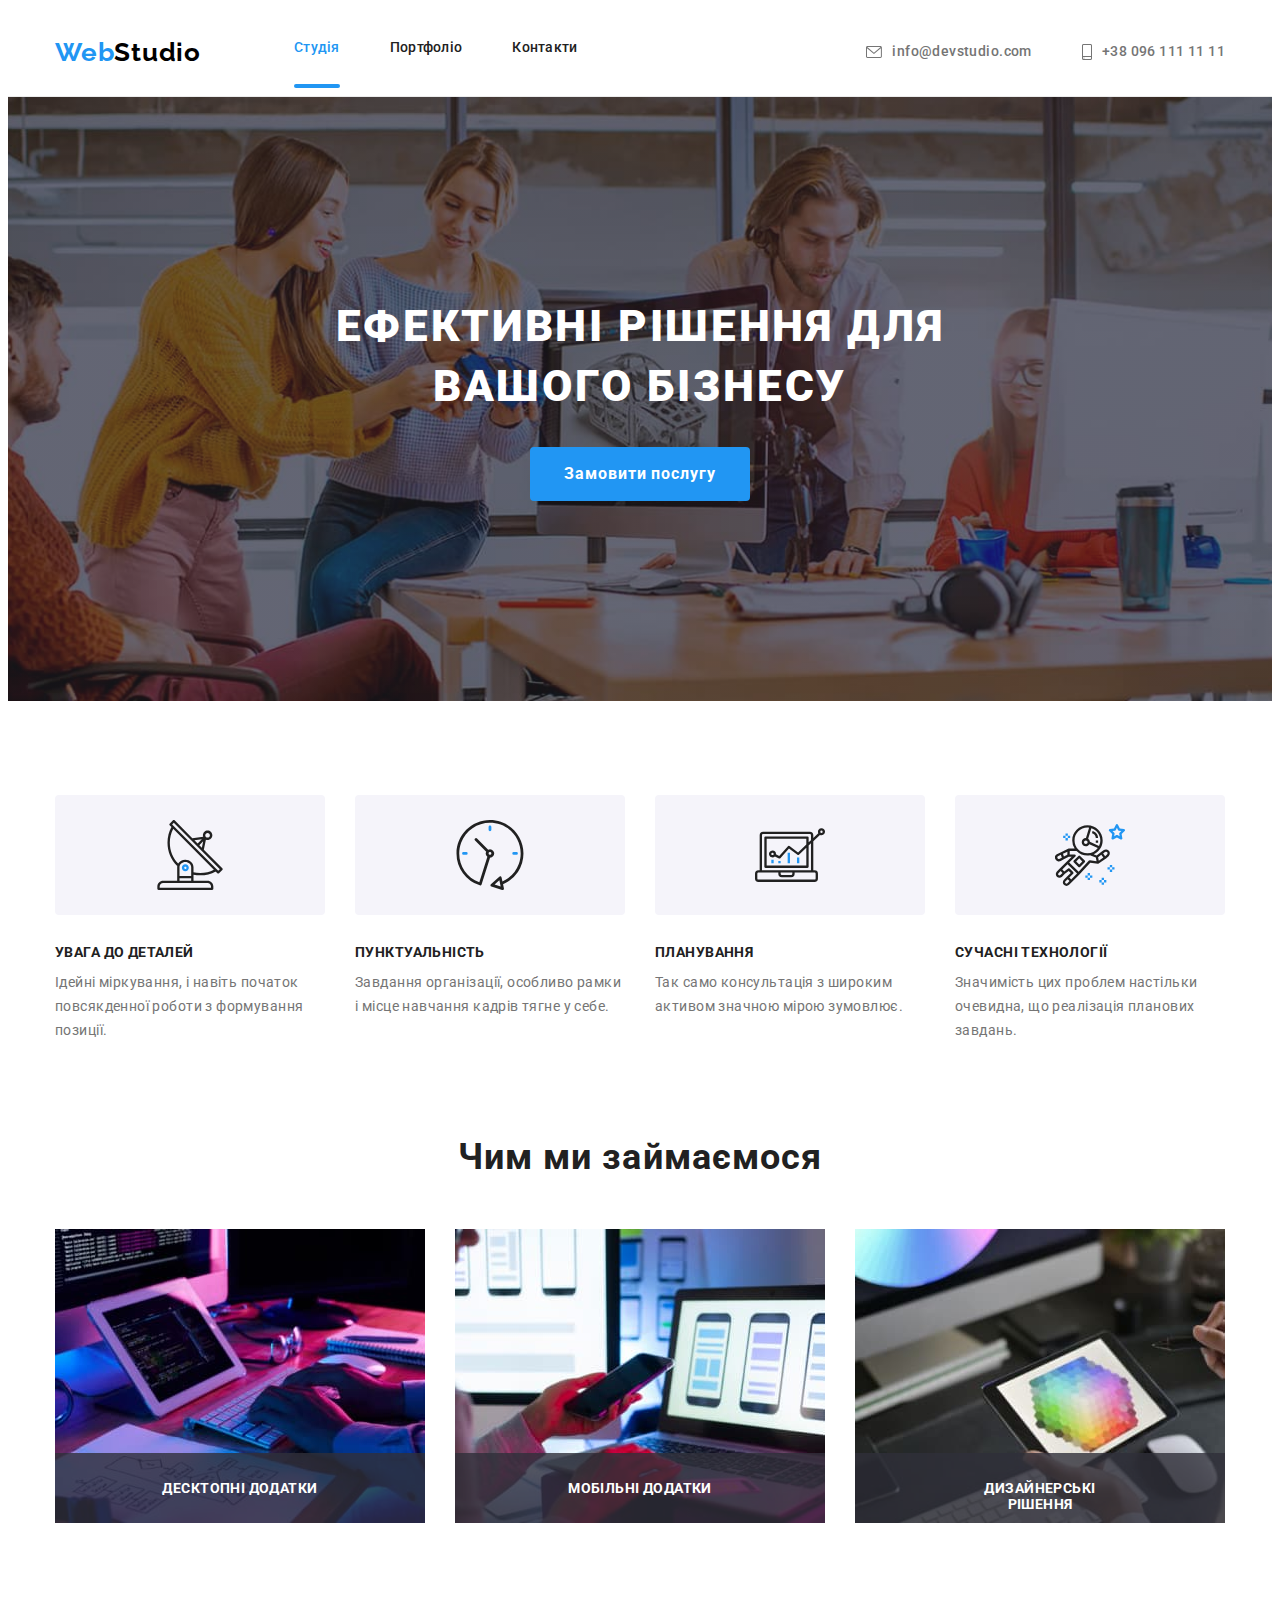
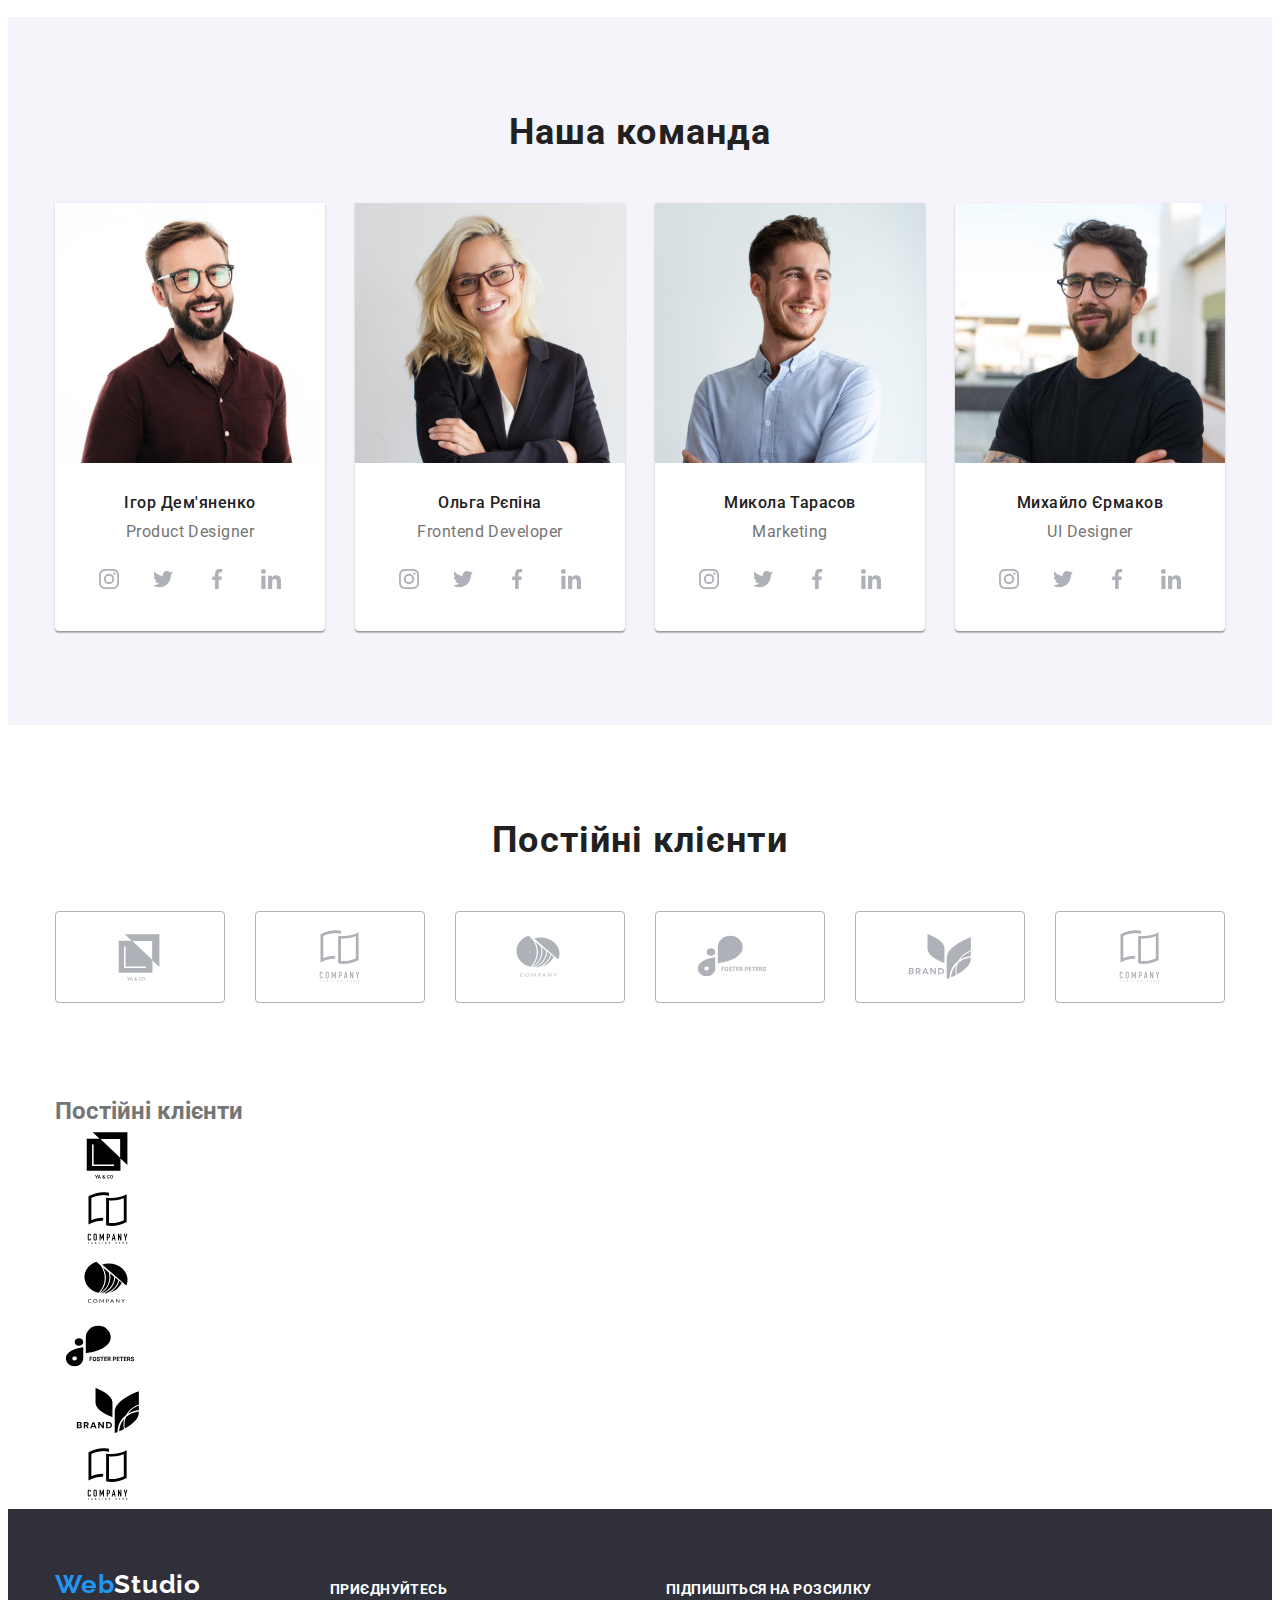
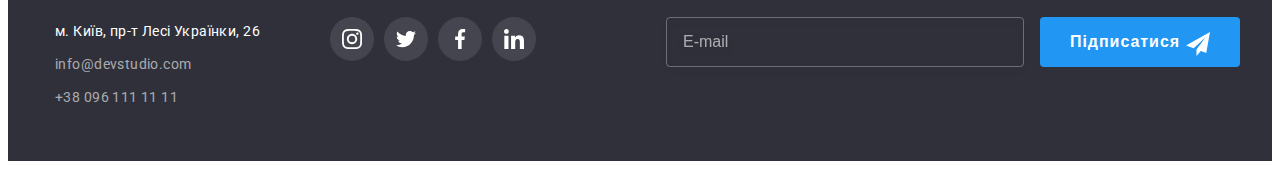
<file: index.html>
<!DOCTYPE html>
<html lang="uk">
<head>
    <meta charset="UTF-8">
    <meta http-equiv="X-UA-Compatible" content="IE=edge">
    <meta name="viewport" content="width=device-width, initial-scale=1.0">
    <title>WebStudio</title>
    <link rel="preconnect" href="https://fonts.googleapis.com">
    <link rel="preconnect" href="https://fonts.gstatic.com" crossorigin>
    <link href="https://fonts.googleapis.com/css2?family=Raleway:wght@700&family=Roboto:wght@400;500;700;900&display=swap"
        rel="stylesheet">
    <link rel="stylesheet" href="https://cdnjs.cloudflare.com/ajax/libs/modern-normalize/1.1.0/modern-normalize.min.css" integrity="sha512-wpPYUAdjBVSE4KJnH1VR1HeZfpl1ub8YT/NKx4PuQ5NmX2tKuGu6U/JRp5y+Y8XG2tV+wKQpNHVUX03MfMFn9Q==" crossorigin="anonymous" referrerpolicy="no-referrer"/>
    <link rel="stylesheet" href="./css/main.min.css">
</head>
<body class="site-body">
    <header class="header">
        <div class="container main-nav">
            <a class="site-logo" href="index.html"><span class="logo-web">Web</span><span class="logo-studio">Studio</span></a>
            <nav class="navigation">
                <ul class="site-nav navigation_site-nav">
                    <li class="site-nav-item"><a href="./index.html" class="link current">Студія</a></li>
                    <li class="site-nav-item"><a href="./portfolio.html" class="link">Портфоліо</a></li>
                    <li class="site-nav-item"><a href="" class="link">Контакти</a></li>
                </ul>
            </nav>
            <ul class="contacts">
                <li class="contacts-list">
                    <a class="header-mail link" href="mailto:info@devstudio.com">
                        <svg class="contact-mail-icon" width="16" height="12">
                            <use href="./images/icons.svg#icon-mail"></use>
                        </svg>
                        info@devstudio.com</a>
                </li>
                <li class="contacts-list">
                    <a class="header-tel link" href="tel:+380961111111">
                        <svg class="contact-tel-icon" width="10" height="16">
                            <use href="./images/icons.svg#icon-smartphone"></use>
                        </svg> 
                        +38 096 111 11 11</a>
                </li>
            </ul>
        </div>
    </header>
    <main> 
        <section class="hero">
            <div class="container hero__container test">
                <h1 class="hero-title">Ефективні рішення для <br> вашого бізнесу</h1>
                <button class="btn-hero" type="button" data-modal-open>Замовити послугу</button>
            </div>
        </section>
        <section class="feach">
            <h2 class="visually-hidden">Наші переваги</h2>
            <div class="container">
                <ul class="card-list">
                    <li class="card-item">
                        <div class="card-item-wrap">
                            <svg class="card-item-icon" width="70" height="70">
                                <use href="./images/icons.svg#icon-antenna"></use>
                            </svg>
                        </div>
                        
                        <h3 class="feachures-name">Увага до деталей</h3>
                        <p class="feachures-dsr">Ідейні міркування, і навіть початок повсякденної роботи з формування позиції.</p>
                    </li>
                    <li class="card-item">
                        <div class="card-item-wrap">
                            <svg class="card-item-icon" width="70" height="70">
                                <use href="./images/icons.svg#icon-clock"></use>
                            </svg>
                        </div>
                        <h3 class="feachures-name">Пунктуальність</h3>
                        <p class="feachures-dsr">Завдання організації, особливо рамки і місце навчання кадрів тягне у себе.</p>
                    </li>
                    <li class="card-item">
                        <div class="card-item-wrap">
                            <svg class="card-item-icon" width="70" height="70">
                                <use href="./images/icons.svg#icon-diagram"></use>
                            </svg>
                        </div>
                        <h3 class="feachures-name">Планування</h3>
                        <p class="feachures-dsr">Так само консультація з широким активом значною мірою зумовлює.</p>
                    </li>
                    <li class="card-item">
                        <div class="card-item-wrap">
                            <svg class="card-item-icon" width="70" height="70">
                                <use href="./images/icons.svg#icon-astronaut"></use>
                            </svg>
                        </div>
                        <h3 class="feachures-name">Сучасні технології</h3>
                        <p class="feachures-dsr">Значимість цих проблем настільки очевидна, що реалізація планових завдань.</p>
                    </li>

                </ul>
            </div>

        </section>

        <section class="whatwedo">
            <div class="container">
                <h2 class="whatwedo-title">Чим ми займаємося</h2>
                <ul class="whatwedo-title-list">
                    <li class="whatwedo-card">
                        <img src="./images/box1.jpg" alt="Людина працює за комп'ютером" Width="370">
                        <div class="whatwedo-wrap">
                            <p class="whatwedo-text">Десктопні додатки</p>
                        </div>
                    </li>
                    <li class="whatwedo-card">
                        <img src="./images/box2.jpg" alt="Людина працює з телефоном" Width="370">
                        <div class="whatwedo-wrap">
                            <p class="whatwedo-text">Мобільні додатки</p>
                        </div>
                    </li>
                    <li class="whatwedo-card">
                        <img src="./images/box3.jpg" alt="Людина працює з планшетом" Width="370">
                        <div class="whatwedo-wrap">
                            <p class="whatwedo-text">Дизайнерські рішення</p>
                        </div>
                    </li>
                </ul>
            </div>
        </section>
        <section class="team">
            <div class="container people">
                <h2 class="team-title">Наша команда</h2>
                <ul class="team-list ">
                    <li class="team-item">
                        <img src="./images/ot_proddesigner.jpg" alt="Ігор Демяненко" width="270">
                        <div class="team-item-wrap">
                            <h3 class="team-name">Ігор Дем'яненко</h3>
                            <p class="team-position">Product Designer</p>
                            <ul class="team-soc-list list">
                                <li class="team-soc-item"><a href="" target="_blank" rel="noopener noreferrer nofollow" class="team-soc-link link">
                                    <svg class="team-soc-icon" width="20" height="20">
                                        <use href="./images/icons.svg#icon-instagram"></use>
                                    </svg>
                                </a></li>
                                <li class="team-soc-item"><a href="" target="_blank" rel="noopener noreferrer nofollow" class="team-soc-link link">
                                    <svg class="team-soc-icon" width="20" height="20">
                                        <use href="./images/icons.svg#icon-twitter"></use>
                                    </svg>
                                </a></li>
                                <li class="team-soc-item"><a href="" target="_blank" rel="noopener noreferrer nofollow" class="team-soc-link link">
                                    <svg class="team-soc-icon" width="20" height="20">
                                        <use href="./images/icons.svg#icon-facebook"></use>
                                    </svg>
                                </a></li>
                                <li class="team-soc-item"><a href="" target="_blank" rel="noopener noreferrer nofollow" class="team-soc-link link">
                                    <svg class="team-soc-icon" width="20" height="20">
                                        <use href="./images/icons.svg#icon-linkedin"></use>
                                    </svg>
                                </a></li>
                            </ul>
                        </div>
                    </li>
                    <li class="team-item">
                        <img src="./images/ot_frontend.jpg" alt="Ольга Рєпіна" width="270">
                        <div class="team-item-wrap">
                            <h3 class="team-name">Ольга Рєпіна</h3>
                            <p class="team-position">Frontend Developer</p>
                            <ul class="team-soc-list list">
                                <li class="team-soc-item"><a href="" target="_blank" rel="noopener noreferrer nofollow" class="team-soc-link link">
                                        <svg class="team-soc-icon" width="20" height="20">
                                            <use href="./images/icons.svg#icon-instagram"></use>
                                        </svg>
                                    </a></li>
                                <li class="team-soc-item"><a href="" class="team-soc-link link">
                                        <svg class="team-soc-icon" width="20" height="20">
                                            <use href="./images/icons.svg#icon-twitter"></use>
                                        </svg>
                                    </a></li>
                                <li class="team-soc-item"><a href="" class="team-soc-link link">
                                        <svg class="team-soc-icon" width="20" height="20">
                                            <use href="./images/icons.svg#icon-facebook"></use>
                                        </svg>
                                    </a></li>
                                <li class="team-soc-item"><a href="" class="team-soc-link link">
                                        <svg class="team-soc-icon" width="20" height="20">
                                            <use href="./images/icons.svg#icon-linkedin"></use>
                                        </svg>
                                    </a></li>
                            </ul>
                        </div>
                    </li>
                    <li class="team-item">
                        <img src="./images/ot_marketing.jpg" alt="Микола Тарасов" width="270">
                        <div class="team-item-wrap">
                            <h3 class="team-name">Микола Тарасов</h3>
                            <p class="team-position">Marketing</p>
                            <ul class="team-soc-list list">
                                <li class="team-soc-item"><a href="" target="_blank" rel="noopener noreferrer nofollow" class="team-soc-link link">
                                        <svg class="team-soc-icon" width="20" height="20">
                                            <use href="./images/icons.svg#icon-instagram"></use>
                                        </svg>
                                    </a></li>
                                <li class="team-soc-item"><a href="" class="team-soc-link link">
                                        <svg class="team-soc-icon" width="20" height="20">
                                            <use href="./images/icons.svg#icon-twitter"></use>
                                        </svg>
                                    </a></li>
                                <li class="team-soc-item"><a href="" class="team-soc-link link">
                                        <svg class="team-soc-icon" width="20" height="20">
                                            <use href="./images/icons.svg#icon-facebook"></use>
                                        </svg>
                                    </a></li>
                                <li class="team-soc-item"><a href="" class="team-soc-link link">
                                        <svg class="team-soc-icon" width="20" height="20">
                                            <use href="./images/icons.svg#icon-linkedin"></use>
                                        </svg>
                                    </a></li>
                            </ul>
                        </div>
                    </li>
                    <li class="team-item">
                        <img src="./images/ot_ul.jpg" alt="Михайло Єрмаков" width="270">
                        <div class="team-item-wrap">
                            <h3 class="team-name">Михайло Єрмаков</h3>
                            <p class="team-position">UI Designer</p>
                            <ul class="team-soc-list list">
                                <li class="team-soc-item"><a href="" target="_blank" rel="noopener noreferrer nofollow" class="team-soc-link link">
                                        <svg class="team-soc-icon" width="20" height="20">
                                            <use href="./images/icons.svg#icon-instagram"></use>
                                        </svg>
                                    </a></li>
                                <li class="team-soc-item"><a href="" class="team-soc-link link">
                                        <svg class="team-soc-icon" width="20" height="20">
                                            <use href="./images/icons.svg#icon-twitter"></use>
                                        </svg>
                                    </a></li>
                                <li class="team-soc-item"><a href="" class="team-soc-link link">
                                        <svg class="team-soc-icon" width="20" height="20">
                                            <use href="./images/icons.svg#icon-facebook"></use>
                                        </svg>
                                    </a></li>
                                <li class="team-soc-item"><a href="" class="team-soc-link link">
                                        <svg class="team-soc-icon" width="20" height="20">
                                            <use href="./images/icons.svg#icon-linkedin"></use>
                                        </svg>
                                    </a></li>
                            </ul>
                        </div>
                    </li>
                </ul>
            </div>
        </section>
        <section class="reg-clients">
            <div class="container test">
                <h2 class="reg-clients-title">Постійні клієнти</h2>
                <ul class="reg-clients-list list">
                    <li class="reg-clients-item">
                        <a href="" target="_blank" rel="noopener noreferrer nofollow" class="reg-clients-link">
                            <svg class="reg-client-icon" width="106" height="60">
                                <use href="./images/icons.svg#icon-yaco"></use>
                            </svg>
                        </a>
                        
                    </li>
                    <li class="reg-clients-item">
                        <a href="" target="_blank" rel="noopener noreferrer nofollow" class="reg-clients-link">
                            <svg class="reg-client-icon" width="106" height="60">
                                <use href="./images/icons.svg#icon-taoline"></use>
                            </svg>
                        </a>
                    </li>
                    <li class="reg-clients-item">
                        <a href="" target="_blank" rel="noopener noreferrer nofollow" class="reg-clients-link">
                            <svg class="reg-client-icon" width="106" height="60">
                                <use href="./images/icons.svg#icon-company"></use>
                            </svg>
                        </a>
                    </li>
                    <li class="reg-clients-item">
                        <a href="" target="_blank" rel="noopener noreferrer nofollow" class="reg-clients-link">
                            <svg class="reg-client-icon" width="106" height="60">
                                <use href="./images/icons.svg#icon-fosterpeters"></use>
                            </svg>
                        </a>
                    </li>
                    <li class="reg-clients-item">
                        <a href="" target="_blank" rel="noopener noreferrer nofollow" class="reg-clients-link">
                            <svg class="reg-client-icon" width="106" height="60">
                                <use href="./images/icons.svg#icon-brand"></use>
                            </svg>
                        </a>
                    </li>
                    <li class="reg-clients-item">
                        <a href="" target="_blank" rel="noopener noreferrer nofollow" class="reg-clients-link">
                            <svg class="reg-client-icon" width="106" height="60">
                                <use href="./images/icons.svg#icon-taoline"></use>
                            </svg>
                        </a>
                    </li>
                </ul>
                
            </div>
        </section>
        <section class="reg-clients-bem">
            <div class="container icons-test">
                <h2 class="icons-test__title">Постійні клієнти</h2>
                <ul class="icons-test__list list icon-item">
                    <li class="icon-item__item">
                        <a href="" target="_blank" rel="noopener noreferrer nofollow" class="icon-item__link">
                            <svg class="icon-item__icon" width="106" height="60">
                                <use href="./images/icons.svg#icon-yaco"></use>
                            </svg>
                        </a>
                        
                    </li>
                    <li class="icon-item__item">
                        <a href="" target="_blank" rel="noopener noreferrer nofollow" class="icon-item__link">
                            <svg class="icon-item__icon" width="106" height="60">
                                <use href="./images/icons.svg#icon-taoline"></use>
                            </svg>
                        </a>
                    </li>
                    <li class="icon-item__item">
                        <a href="" target="_blank" rel="noopener noreferrer nofollow" class="icon-item__link">
                            <svg class="icon-item__icon" width="106" height="60">
                                <use href="./images/icons.svg#icon-company"></use>
                            </svg>
                        </a>
                    </li>
                    <li class="icon-item__item">
                        <a href="" target="_blank" rel="noopener noreferrer nofollow" class="icon-item__link">
                            <svg class="icon-item__icon" width="106" height="60">
                                <use href="./images/icons.svg#icon-fosterpeters"></use>
                            </svg>
                        </a>
                    </li>
                    <li class="icon-item__item">
                        <a href="" target="_blank" rel="noopener noreferrer nofollow" class="icon-item__link">
                            <svg class="icon-item__icon" width="106" height="60">
                                <use href="./images/icons.svg#icon-brand"></use>
                            </svg>
                        </a>
                    </li>
                    <li class="icon-item__item">
                        <a href="" target="_blank" rel="noopener noreferrer nofollow" class="icon-item__link">
                            <svg class="icon-item__icon" width="106" height="60">
                                <use href="./images/icons.svg#icon-taoline"></use>
                            </svg>
                        </a>
                    </li>
                </ul>
                
            </div>
        </section>
    </main>
    <footer class="footer section">
        <div class="container footerflex">
            <div class="footer-contacts">
                <a class="footer-logo" href="index.html"><span class="logo-web footer">Web</span><span
                        class="logo-studio footer">Studio</span></a>
                <address>
                    <ul class="footer-nav">
                        <li class="footer-list">
                            <a class="footer-address link" href="https://goo.gl/maps/CPtrU1FHBa2aNyZL9" target="_blank"
                                rel="noopener noreferrer nofollow">м. Київ, пр-т Лесі
                                Українки, 26</a>
                        </li>
                        <li class="footer-list">
                            <a class="footer-mail link" href="mailto:info@devstudio.com">info@devstudio.com</a>
                        </li>
                        <li class="footer-list">
                            <a class="footer-tel link" href="tel:+380961111111">+38 096 111 11 11</a>
                        </li>
                    </ul>
                </address>
            </div>
            
            <div class="footer-soc-links">
                <h3 class="connect">приєднуйтесь</h3>
                <ul class="footer-soc-list">
                    <li class="footer-soc-item"><a href="" target="_blank" rel="noopener noreferrer nofollow" class="footer-soc-link link">
                            <svg class="footer-soc-icon" width="20" height="20">
                                <use href="./images/icons.svg#icon-instagram"></use>
                            </svg>
                        </a></li>
                    <li class="footer-soc-item"><a href="" class="footer-soc-link link">
                            <svg class="footer-soc-icon" width="20" height="20">
                                <use href="./images/icons.svg#icon-twitter"></use>
                            </svg>
                        </a></li>
                    <li class="footer-soc-item"><a href="" class="footer-soc-link link">
                            <svg class="footer-soc-icon" width="20" height="20">
                                <use href="./images/icons.svg#icon-facebook"></use>
                            </svg>
                        </a></li>
                    <li class="footer-soc-item"><a href="" class="footer-soc-link link">
                            <svg class="footer-soc-icon" width="20" height="20">
                                <use href="./images/icons.svg#icon-linkedin"></use>
                            </svg>
                        </a></li>
                </ul>
            </div>
            <div class="footer-submit">
                <form class="online-form">
                    <p class="connect">Підпишіться на розсилку</p>
                    <input type="email" name="online-mail" class="online-mail" required id="online-mail" placeholder="E-mail" />
                    <button type="submit" class="btn online-btn"><span class="online-btn-txt">Підписатися</span>
                    <svg class="footer-icon-send" width="24" height="24">
                        <use href="./images/icons.svg#icon-send"></use>
                    </svg>
                    </button>
                </form>
            </div>
        </div>
    </footer>
    <div class="backdrop is-hidden" data-modal>
        <div class="modal">
            <button type="button" class="modal-close" data-modal-close>
                <svg class="modal-close-icon" width="18" height="18">
                    <use href="./images/icons.svg#icon-close"></use>
                </svg>
            </button>
            <p class="modal-title">Залиште свої дані, ми вам передзвонимо</p>
            <form class="modal-form">
                <div class="modal-field">
                    <label for="user-name" class="input-label">Ім'я</label>
                    <div class="input-wrap">
                        <input type="text" name="user-name" class="modal-input" required id="user-name" />
                        <svg class="modal-input-icon" width="18" height="18">
                            <use href="./images/icons.svg#icon-person-form"></use>
                        </svg>
                    </div>
                </div>
                <div class="modal-field">
                    <label for="user-tel" class="input-label">Телефон</label>
                    <div class="input-wrap">
                        <input type="tel" name="user-tel" class="modal-input" required id="user-tel" />
                        <svg class="modal-input-icon" width="18" height="18">
                            <use href="./images/icons.svg#icon-phone-form"></use>
                        </svg>
                    </div>
                </div>
                <div class="modal-field">
                    <label for="user-mail" class="input-label">Пошта</label>
                    <div class="input-wrap">
                        <input type="email" name="user-mail" class="modal-input" required id="user-mail" />
                        <svg class="modal-input-icon" width="18" height="18">
                            <use href="./images/icons.svg#icon-email-form"></use>
                        </svg>
                    </div>
                </div>
                <div class="modal-field">
                    <label for="user-comment" class="user-comment">Коментар</label>
                    <textarea name="user-comment" id="user-comment" class="user-text" placeholder="Введіть текст"></textarea>
                </div>
                <div class="modal-field check">
                    <input type="checkbox" name="privacy" id="privacy" class="input-check visually-hidden">
                    <label for="privacy" class="check-text">
                       <span class="icon-check-wrap">
                            <svg class="check-icon" width="16" height="15">
                                <use href="./images/icons.svg#icon-check"></use>
                            </svg>
                        </span> Погоджуюся з розсилкою та приймаю <span class="contract">Умови договору</span></label>
                </div>
                <button type="submit" class="modal-btn">Відправити</button>
            </form>
        </div>
    </div>
    <script src="./js/modal.js"></script>
</body>
</html>
</file>
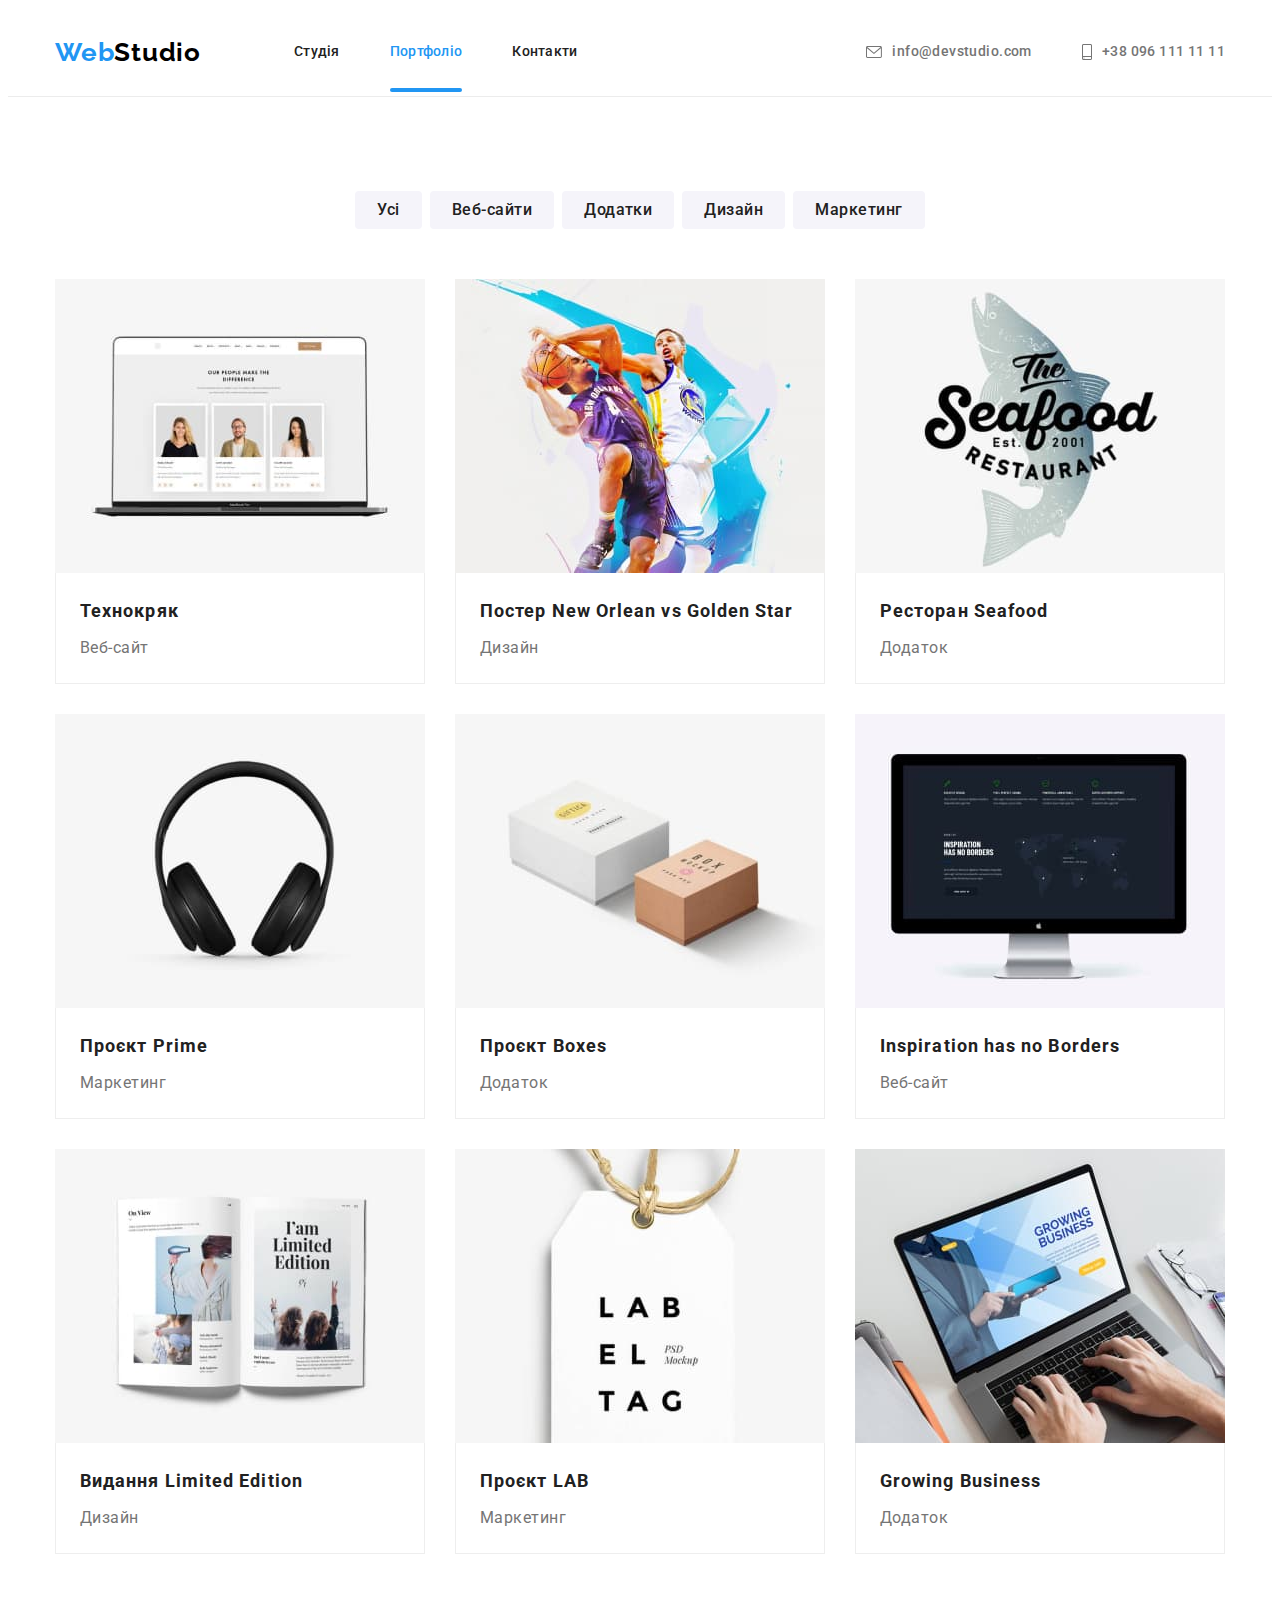
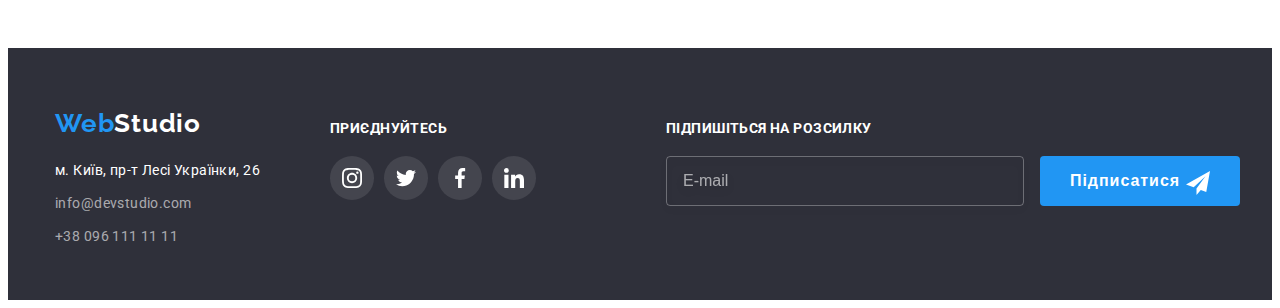
<file: portfolio.html>
<!DOCTYPE html>
<html lang="uk">

<head>
    <meta charset="UTF-8">
    <meta http-equiv="X-UA-Compatible" content="IE=edge">
    <meta name="viewport" content="width=device-width, initial-scale=1.0">
    <title>WebStudio</title>
    <link rel="preconnect" href="https://fonts.googleapis.com">
    <link rel="preconnect" href="https://fonts.gstatic.com" crossorigin>
    <link href="https://fonts.googleapis.com/css2?family=Raleway:wght@700&family=Roboto:wght@400;500;700;900&display=swap"
        rel="stylesheet">
    <link rel="stylesheet" href="https://cdnjs.cloudflare.com/ajax/libs/modern-normalize/1.1.0/modern-normalize.min.css"
        integrity="sha512-wpPYUAdjBVSE4KJnH1VR1HeZfpl1ub8YT/NKx4PuQ5NmX2tKuGu6U/JRp5y+Y8XG2tV+wKQpNHVUX03MfMFn9Q=="
        crossorigin="anonymous" referrerpolicy="no-referrer" />
    <link rel="stylesheet" href="./css/main.min.css">
</head>

<body>
    <header class="header">
        <div class="container main-nav">
            <a class="site-logo" href="index.html"><span class="logo-web">Web</span><span
                    class="logo-studio">Studio</span></a>
            <nav class="nav">
                <ul class="site-nav">
                    <li class="site-nav-item"><a href="./index.html" class="link">Студія</a></li>
                    <li class="site-nav-item"><a href="./portfolio.html" class="link current">Портфоліо</a></li>
                    <li class="site-nav-item"><a href="" class="link">Контакти</a></li>
                </ul>
            </nav>
            <ul class="contacts">
                <li class="contacts-list">
                    <a class="header-mail link" href="mailto:info@devstudio.com">
                        <svg class="contact-mail-icon" width="16" height="12">
                            <use href="./images/icons.svg#icon-mail"></use>
                        </svg>
                        info@devstudio.com</a>
                </li>
                <li class="contacts-list">
                    <a class="header-tel link" href="tel:+380961111111">
                        <svg class="contact-tel-icon" width="10" height="16">
                            <use href="./images/icons.svg#icon-tel"></use>
                        </svg>
                        +38 096 111 11 11</a>
                </li>
            </ul>
        </div>
    </header>
    <main>
        <section class="portfolio">
            <div class="container">
                
                <ul class="portfolio-btn-list">
                    <li class="portf-btn-item"><button class="portfolio-btn" type="button">Усі</button></li>
                    <li class="portf-btn-item"><button class="portfolio-btn" type="button">Веб-сайти</button></li>
                    <li class="portf-btn-item"><button class="portfolio-btn" type="button">Додатки</button></li>
                    <li class="portf-btn-item"><button class="portfolio-btn" type="button">Дизайн</button></li>
                    <li class="portf-btn-item"><button class="portfolio-btn" type="button">Маркетинг</button></li>
                </ul>
                
                    
                <h1 class="visually-hidden">Наші роботи</h1>
                <ul class="client-list">
                    <li class="client-item">
                        <article class="card">
                            <div class="card-thumb">
                                <div class="card-top-text">
                                    <img class="card-img" src="./images/portf-site.jpg" alt="portf-site" width="370" height="294">
                                    <p class="top-text">
                                        Ресурс пропонує комплексні пропозиції з різним рівнем функціоналу та сервісів. Все це дозволить відвідувачу отримати
                                        вичерпні відомості про компанію чи приватну особу.
                                    </p>
                                </div>
                                <div class="card-contant">
                                    <h3 class="client">Технокряк</h3>
                                    <p class="work-type">Веб-сайт</p>
                                </div>
                                
                            </div>
                        </article>
                    </li>

                    <li class="client-item">
                        <article class="card">
                            <div class="card-thumb">
                                <div class="card-top-text">
                                    <img class="card-img" src="./images/portf-basket.jpg" alt="portf-basket" width="370" height="294">
                                    <p class="top-text">
                                        Ресурс пропонує комплексні пропозиції з різним рівнем функціоналу та сервісів. Все це дозволить відвідувачу отримати
                                        вичерпні відомості про компанію чи приватну особу.
                                    </p>
                                </div>
                                
                                <div class="card-contant"> 
                                    <h3 class="client">Постер New Orlean vs Golden Star</h3>
                                    <p class="work-type">Дизайн</p>
                                </div>
                            </div>
                        </article>
                    </li>

                    <li class="client-item">
                        <article class="card">
                            <div class="card-thumb">
                                <div class="card-top-text">
                                    <img class="card-img" src="./images/portf-restaurant.jpg" alt="portf-restaurant" width="370" height="294">
                                    <p class="top-text">
                                        Ресурс пропонує комплексні пропозиції з різним рівнем функціоналу та сервісів. Все це дозволить відвідувачу отримати
                                        вичерпні відомості про компанію чи приватну особу.
                                    </p>
                                </div>
                                
                                <div class="card-contant">
                                    <h3 class="client">Ресторан Seafood</h3>
                                    <p class="work-type">Додаток</p>
                                </div>                                
                            </div>
                        </article>
                    </li>

                    <li class="client-item">
                        <article class="card">
                            <div class="card-thumb">
                                <div class="card-top-text">
                                    <img class="card-img" src="./images/portf-marketing.jpg" alt="portf-marketing" width="370" height="294">
                                    <p class="top-text">
                                        Ресурс пропонує комплексні пропозиції з різним рівнем функціоналу та сервісів. Все це дозволить відвідувачу
                                        отримати
                                        вичерпні відомості про компанію чи приватну особу.
                                    </p>
                                </div>
                                
                                <div class="card-contant">
                                    <h3 class="client">Проєкт Prime</h3>
                                    <p class="work-type">Маркетинг</p>
                                </div>  
                            </div>
                        </article>
                    </li>

                    <li class="client-item">
                        <article class="card">
                            <div class="card-thumb">
                                <div class="card-top-text">
                                    <img class="card-img" src="./images/portf-boxes.jpg" alt="portf-boxes" width="370" height="294">
                                    <p class="top-text">
                                        Ресурс пропонує комплексні пропозиції з різним рівнем функціоналу та сервісів. Все це дозволить відвідувачу
                                        отримати
                                        вичерпні відомості про компанію чи приватну особу.
                                    </p>
                                </div>
                                
                                <div class="card-contant">
                                    <h3 class="client">Проєкт Boxes</h3>
                                    <p class="work-type">Додаток</p>
                                </div>  
                            </div>
                        </article>
                    </li>

                    <li class="client-item">
                        <article class="card">
                            <div class="card-thumb">
                                <div class="card-top-text">
                                    <img class="card-img" src="./images/portf-inspirationsite.jpg" alt="portf-inspirationsite" width="370" height="294">
                                    <p class="top-text">
                                        Ресурс пропонує комплексні пропозиції з різним рівнем функціоналу та сервісів. Все це дозволить відвідувачу
                                        отримати
                                        вичерпні відомості про компанію чи приватну особу.
                                    </p>
                                </div>
                                
                                <div class="card-contant">
                                    <h3 class="client">Inspiration has no Borders</h3>
                                    <p class="work-type">Веб-сайт</p>
                                </div>
                            </div>
                        </article>
                    </li>

                    <li class="client-item">
                        <article class="card">
                            <div class="card-thumb">
                                <div class="card-top-text">
                                    <img class="card-img" src="./images/portf-design.jpg" alt="portf-design" width="370" height="294">
                                    <p class="top-text">
                                        Ресурс пропонує комплексні пропозиції з різним рівнем функціоналу та сервісів. Все це дозволить відвідувачу
                                        отримати
                                        вичерпні відомості про компанію чи приватну особу.
                                    </p>
                                </div>
                                
                                <div class="card-contant">
                                    <h3 class="client">Видання Limited Edition</h3>
                                    <p class="work-type">Дизайн</p>
                                </div>
                            </div>
                        </article>
                    </li>

                    <li class="client-item">
                        <article class="card">
                            <div class="card-thumb">
                                <div class="card-top-text">
                                    <img class="card-img" src="./images/portf-marketing-lab.jpg" alt="portf-lab" width="370" height="294">
                                    <p class="top-text">
                                        Ресурс пропонує комплексні пропозиції з різним рівнем функціоналу та сервісів. Все це дозволить відвідувачу
                                        отримати
                                        вичерпні відомості про компанію чи приватну особу.
                                    </p>
                                </div>

                                
                                <div class="card-contant">
                                    <h3 class="client">Проєкт LAB</h3>
                                    <p class="work-type">Маркетинг</p>
                                </div>
                            </div>
                        </article>
                    </li>

                    <li class="client-item">
                        <article class="card">
                            <div class="card-thumb">
                                <div class="card-top-text">
                                    <img class="card-img" src="./images/portf-appgrowing.jpg" alt="portf-appgrowing" width="370" height="294">
                                    <p class="top-text">
                                        Ресурс пропонує комплексні пропозиції з різним рівнем функціоналу та сервісів. Все це дозволить відвідувачу
                                        отримати
                                        вичерпні відомості про компанію чи приватну особу.
                                    </p>
                                </div>
                               
                                <div class="card-contant">
                                    <h3 class="client">Growing Business</h3>
                                    <p class="work-type">Додаток</p>
                                </div>
                            </div>
                        </article>
                    </li>
                </ul>
            </div>
        </section>
    </main>
    <footer class="footer section">
        <div class="container footerflex">
            <div class="footer-contacts">
                <a class="footer-logo" href="index.html"><span class="logo-web footer">Web</span><span
                        class="logo-studio footer">Studio</span></a>
                <address>
                    <ul class="footer-nav">
                        <li class="footer-list">
                            <a class="footer-address link" href="https://goo.gl/maps/CPtrU1FHBa2aNyZL9" target="_blank"
                                rel="noopener noreferrer nofollow">м. Київ, пр-т Лесі
                                Українки, 26</a>
                        </li>
                        <li class="footer-list">
                            <a class="footer-mail link" href="mailto:info@devstudio.com">info@devstudio.com</a>
                        </li>
                        <li class="footer-list">
                            <a class="footer-tel link" href="tel:+380961111111">+38 096 111 11 11</a>
                        </li>
                    </ul>
                </address>
            </div>
    
            <div class="footer-soc-links">
                <h3 class="connect">приєднуйтесь</h3>
                <ul class="footer-soc-list">
                    <li class="footer-soc-item"><a href="" target="_blank" rel="noopener noreferrer nofollow"
                            class="footer-soc-link link">
                            <svg class="footer-soc-icon" width="20" height="20">
                                <use href="./images/icons.svg#icon-instagram"></use>
                            </svg>
                        </a></li>
                    <li class="footer-soc-item"><a href="" class="footer-soc-link link">
                            <svg class="footer-soc-icon" width="20" height="20">
                                <use href="./images/icons.svg#icon-twitter"></use>
                            </svg>
                        </a></li>
                    <li class="footer-soc-item"><a href="" class="footer-soc-link link">
                            <svg class="footer-soc-icon" width="20" height="20">
                                <use href="./images/icons.svg#icon-facebook"></use>
                            </svg>
                        </a></li>
                    <li class="footer-soc-item"><a href="" class="footer-soc-link link">
                            <svg class="footer-soc-icon" width="20" height="20">
                                <use href="./images/icons.svg#icon-linkedin"></use>
                            </svg>
                        </a></li>
                </ul>
            </div>
            <div class="footer-submit">
                <form class="online-form">
                    <p class="connect">Підпишіться на розсилку</p>
                    <input type="email" name="online-mail" class="online-mail" required id="online-mail" placeholder="E-mail" />
                    <button type="submit" class="btn online-btn"><span class="online-btn-txt">Підписатися</span>
                        <svg class="footer-icon-send" width="24" height="24">
                            <use href="./images/icons.svg#icon-send"></use>
                        </svg>
                    </button>
                </form>
            </div>
        </div>
    </footer>
</body>

</html>
</file>
<file: css/main.min.css>
:root{--primary-text-color: #757575;--title-text-color: #212121;--accent-color: #2196F3;--primary-white-color: #ffffff;--card-set-gap: 30px}.visually-hidden{position:absolute;white-space:nowrap;width:1px;height:1px;overflow:hidden;border:0;padding:0;clip:rect(0 0 0 0);-webkit-clip-path:inset(50%);clip-path:inset(50%);margin:-1px}p,h1,h2,h3,h4,h5,h6{margin:0}ul,ol{margin:0;padding-left:0}ul{list-style:none}a{text-decoration:none}img{display:block;max-width:100%;height:auto}*{box-sizing:border-box}body{font-family:"Roboto",sans-serif}.site-body{color:var(--primary-text-color)}.button{font-family:"Roboto";font-style:normal;font-weight:700;font-size:16px;line-height:1.88;display:flex;align-items:center;text-align:center;letter-spacing:.06em;color:var(--primary-white-color);background-color:var(--accent-color);cursor:pointer}.portfolio-btn{padding:6px 22px;display:flex;font-family:"Roboto";font-style:normal;font-weight:500;font-size:16px;line-height:1.62;text-align:center;letter-spacing:.03em;color:var(--title-text-color);background:#f5f4fa;border:0;cursor:pointer;border-radius:4px;transition:color 250ms cubic-bezier(0.4, 0, 0.2, 1),background-color 250ms cubic-bezier(0.4, 0, 0.2, 1)}.portfolio-btn:hover,.portfolio-btn:focus{color:#fff;background-color:#2196f3}.container{width:1200px;padding-left:15px;padding-right:15px;margin:0 auto}.backdrop{width:100%;height:100%;background-color:rgba(0,0,0,.2);position:fixed;top:0;transition:opacity 250ms cubic-bezier(0.4, 0, 0.2, 1),visibility 250ms cubic-bezier(0.4, 0, 0.2, 1)}.modal{width:528px;height:581px;background-color:#fff;border-radius:4px;position:absolute;top:50%;left:50%;padding:40px;transform:translate(-50%, -50%) rotate(0) scale(1);transition:transform 1000ms linear,border-radius 1000ms linear,background-color 1000ms linear}.backdrop.is-hidden .modal{transform:translate(-50%, -50%) rotate(360deg) scale(1.5);border-radius:50%;background-color:#afb1b8}.modal-close{width:30px;height:30px;border:1px solid rgba(0,0,0,.1);border-radius:50%;background-color:#fff;position:absolute;top:8px;right:8px;display:flex;align-items:center;justify-content:center;cursor:pointer;transition:background-color 250ms cubic-bezier(0.4, 0, 0.2, 1),fill 250ms cubic-bezier(0.4, 0, 0.2, 1)}.modal-close:hover{fill:var(--accent-color)}.backdrop.is-hidden{opacity:0;visibility:hidden;pointer-events:none}.modal-title{font-weight:700;font-size:20px;line-height:1.15;text-align:center;letter-spacing:.03em;color:#212121;margin-bottom:12px}.modal-field{margin-bottom:10px}.input-label{font-weight:400;font-size:12px;line-height:1.16;letter-spacing:.01em;color:#757575}.input-wrap{margin-top:4px;position:relative}.modal-input{width:100%;height:40px;border:1px solid rgba(33,33,33,.2);border-radius:4px;outline:rgba(0,0,0,0);padding-left:30px;font-size:12px;color:#2f303a;transition:fborder-color 250ms cubic-bezier(0.4, 0, 0.2, 1)}.modal-input:focus{border-color:var(--accent-color)}.modal-input-icon{position:absolute;left:12px;top:50%;transform:translateY(-50%);transition:fill 250ms cubic-bezier(0.4, 0, 0.2, 1)}.modal-input:focus+.modal-input-icon{fill:var(--accent-color)}.user-comment{display:block;font-weight:400;font-size:12px;line-height:1.16;letter-spacing:.01em;color:#757575;margin-bottom:4px;font-size:12px}.user-text{width:100%;height:120px;border:1px solid rgba(33,33,33,.2);border-radius:4px;resize:none;outline:rgba(0,0,0,0);padding:12px 16px;font-size:12px;line-height:1.16;letter-spacing:.01em;color:#757575}.user-text::-moz-placeholder{font-weight:400;font-size:12px;line-height:1.16;letter-spacing:.01em;color:rgba(117,117,117,.5)}.user-text:-ms-input-placeholder{font-weight:400;font-size:12px;line-height:1.16;letter-spacing:.01em;color:rgba(117,117,117,.5)}.user-text::placeholder{font-weight:400;font-size:12px;line-height:1.16;letter-spacing:.01em;color:rgba(117,117,117,.5)}.modal-btn{width:200px;height:50px;background:#2196f3;box-shadow:0px 4px 4px rgba(0,0,0,.15);border-radius:4px;border-color:rgba(0,0,0,0);padding:10px 52px;color:#fff;font-weight:700;font-size:16px;line-height:1.88;cursor:pointer;display:block;margin:0 auto}.check{display:flex;align-items:center;justify-content:center;margin-bottom:30px}.check-text{font-weight:400;font-size:14px;line-height:1.177;letter-spacing:.03em;color:#757575;display:flex;align-items:center}.check-text .icon-check-wrap{width:16px;height:15px;border:2px solid #212121;border-radius:4px;display:flex;align-items:center;justify-content:center;fill:rgba(0,0,0,0);margin-right:7px;transition:background-color 250ms cubic-bezier(0.4, 0, 0.2, 1),fill 250ms cubic-bezier(0.4, 0, 0.2, 1),border-color 250ms cubic-bezier(0.4, 0, 0.2, 1)}.contract{font-weight:400;font-size:14px;line-height:1.71;letter-spacing:.03em;-webkit-text-decoration-line:underline;text-decoration-line:underline;color:#2196f3;cursor:pointer;margin-left:5px}.input-check:checked+.check-text .icon-check-wrap{background-color:var(--accent-color);fill:#fff;border-color:rgba(0,0,0,0)}.main-nav{display:flex;justify-content:center}.nav{display:flex;align-items:center}.header{border-bottom:1px solid #ececec}.site-logo{display:flex;align-items:center}.logo-web{font-family:"Raleway",sans-serif;font-weight:700;font-size:26px;line-height:1.19;letter-spacing:.03em;color:#2196f3}.logo-studio{font-family:"Raleway",sans-serif;font-weight:700;font-size:26px;line-height:1.19;letter-spacing:.03em;color:#000}.site-nav{display:flex;margin-left:93px;position:relative}.site-nav-item{display:block}.site-nav .site-nav-item:not(:first-child){margin-left:50px}.site-nav-item .link{padding-top:32px;padding-bottom:32px}.header-mail,.header-tel{display:flex;align-items:center;justify-content:center}.contacts{display:flex;margin-left:auto;align-items:center;padding-top:32px;padding-bottom:32px}.contacts .contacts-list+.contacts-list{margin-left:50px}.link{font-weight:500;font-size:14px;line-height:1.14;letter-spacing:.02em;color:#212121;display:flex;align-items:center;transition:color 250ms cubic-bezier(0.4, 0, 0.2, 1)}.link:hover,.link:focus{color:var(--accent-color)}.contacts .link{font-style:normal;font-size:14px;line-height:1.71;letter-spacing:.03em;color:var(--primary-text-color);cursor:pointer}.site-nav .link.current{color:var(--accent-color);position:relative}.site-nav .link.current::after{content:"";width:100%;height:4px;background-color:#2196f3;border-radius:2px;position:absolute;bottom:0}.contact-mail-icon,.contact-tel-icon{display:flex;align-items:center;justify-content:center;fill:currentColor}.header-mail,.header-tel{gap:10px}.hero{display:flex;text-align:center;padding-top:200px;padding-bottom:200px;background:#2f303a;background-image:linear-gradient(rgba(47, 48, 58, 0.4), rgba(47, 48, 58, 0.4)),url(../images/hero-bgd.jpg);background-repeat:no-repeat;background-position:center;background-size:cover;max-width:1600px;margin:0 auto}.test-h{text-align:center}.title{font-weight:700;font-size:14px;line-height:1.14;letter-spacing:.03em;text-transform:uppercase;color:var(--title-text-color)}.hero-title{font-weight:900;font-style:normal;font-size:44px;line-height:1.36;text-align:center;letter-spacing:.06em;text-transform:uppercase;color:#fff}.btn-hero{padding:10px 32px;margin-top:30px;border-radius:4px;border-color:rgba(0,0,0,0);font-family:"Roboto";font-style:normal;font-weight:700;font-size:16px;line-height:1.88;letter-spacing:.06em;color:var(--primary-white-color);background-color:var(--accent-color);cursor:pointer;transition:color 250ms cubic-bezier(0.4, 0, 0.2, 1),background-color 250ms cubic-bezier(0.4, 0, 0.2, 1)}.btn-hero:hover,.btn-hero:focus{color:#fff;background-color:#2196f3}.feach{padding:94px 0}.card-list{margin:0;padding:0;list-style:none;display:flex}.card-list>.card-item{flex-basis:25%}.card-list>.card-item:not(:first-child){margin-left:30px}.feachures-name{margin-bottom:10px;font-weight:700;font-size:14px;line-height:1.14;letter-spacing:.03em;text-transform:uppercase;color:var(--title-text-color)}.feachures-dsr{font-weight:400;font-size:14px;line-height:1.71;letter-spacing:.03em;color:var(--primary-text-color)}.card-item-wrap{height:120px;width:270px;background-color:#f5f4fa;display:flex;align-items:center;justify-content:center;margin-bottom:30px;border-radius:4px}.whatwedo{padding-bottom:94px}.whatwedo-title{margin-bottom:50px;font-weight:700;font-size:36px;line-height:1.17;text-align:center;letter-spacing:.03em;color:var(--title-text-color)}.whatwedo-title-list{display:flex;gap:30px}.whatwedo-card{position:relative}.whatwedo-wrap{width:100%;height:70px;background-color:rgba(47,48,58,.8);padding:27px 107px;position:absolute;bottom:0}.whatwedo-text{font-weight:700;font-size:14px;line-height:16px;text-align:center;letter-spacing:.03em;text-transform:uppercase;color:#fff}.team{background-color:#f5f4fa;padding:94px 0}.team-list{display:flex;gap:30px}.team-item-wrap{padding:30px 0}.team-item{background-color:#fff;border-radius:0px 0px 4px 4px;box-shadow:0px 1px 3px rgba(0,0,0,.12),0px 1px 1px rgba(0,0,0,.14),0px 2px 1px rgba(0,0,0,.2)}.team-title{margin-bottom:50px;font-weight:700;font-size:36px;line-height:1.17;text-align:center;letter-spacing:.03em;color:var(--title-text-color)}.team-name{margin-bottom:10px;font-weight:500;font-size:16px;line-height:1.19;text-align:center;letter-spacing:.03em;color:var(--title-text-color)}.team-position{font-size:16px;line-height:1.19;text-align:center;letter-spacing:.03em;color:var(--primary-text-color);margin-bottom:16px}.team-soc-list{display:flex;justify-content:center;gap:10px}.team-soc-item{width:44px;height:44px}.team-soc-link{width:100%;height:100%;background-color:#fff;border-radius:50%;display:flex;align-items:center;justify-content:center;color:#afb1b8;transition:color 250ms cubic-bezier(0.4, 0, 0.2, 1),background-color 250ms cubic-bezier(0.4, 0, 0.2, 1)}.team-soc-icon{fill:currentColor}.team-soc-link:hover,.team-soc-link:focus{background-color:#2196f3;color:#fff}.reg-clients{background-color:#fff;padding:94px 0}.reg-clients-title{margin-bottom:50px;font-weight:700;font-size:36px;line-height:1.17;text-align:center;letter-spacing:.03em;color:var(--title-text-color)}.reg-clients-list{display:flex;gap:30px}.reg-clients-item{width:calc((100% - 150px)/6);height:92px;display:flex}.reg-clients-link{width:100%;height:100%;border:1px solid #afb1b8;border-radius:4px;display:flex;align-items:center;justify-content:center;color:#afb1b8;transition:color 250ms cubic-bezier(0.4, 0, 0.2, 1),border-color 250ms cubic-bezier(0.4, 0, 0.2, 1)}.reg-client-icon{fill:currentColor}.reg-clients-link:hover,.reg-clients-link:focus{color:#2196f3;border-color:#2196f3}.portfolio{padding-bottom:94px;padding-top:94px}.portfolio-btn-list{display:flex;justify-content:center;margin-bottom:50px;list-style:none}.portfolio-btn-list .portf-btn-item:not(:first-child){margin-left:8px}.portf-btn-item:hover,.portf-btn-item:focus{box-shadow:0px 3px 1px rgba(0,0,0,.1),0px 1px 2px rgba(0,0,0,.08),0px 2px 2px rgba(0,0,0,.12)}.portf-btn-item{border-radius:4px}.client-list{display:flex;flex-wrap:wrap;margin-left:calc(-1*var(--card-set-gap));margin-top:calc(-1*var(--card-set-gap))}.client-item{flex-basis:calc(33.3333333333% - var(--card-set-gap));margin-left:var(--card-set-gap);margin-top:var(--card-set-gap);transition:box-shadow 250ms cubic-bezier(0.4, 0, 0.2, 1)}.client-item:hover{box-shadow:0px 1px 1px rgba(0,0,0,.12),0px 4px 4px rgba(0,0,0,.06),1px 4px 6px rgba(0,0,0,.16)}.card-contant{padding:20px 24px;border-bottom:1px solid #eee;border-left:1px solid #eee;border-right:1px solid #eee}.client{margin-bottom:4px;font-weight:700;font-size:18px;line-height:2;letter-spacing:.06em;color:var(--title-text-color)}.work-type{font-size:16px;line-height:1.88;letter-spacing:.03em;color:var(--primary-text-color)}.card-top-text{position:relative;overflow:hidden}.top-text{position:absolute;top:0;height:100%;font-style:normal;font-weight:400;font-size:18px;line-height:1.56;letter-spacing:.03em;color:#fff;background-color:rgba(33,150,243,.9);padding:63px 24px;transform:translateY(100%);transition:transform 250ms cubic-bezier(0.4, 0, 0.2, 1);overflow:auto}.client-item:hover .top-text{transform:translateY(0)}.footer section{width:1600px}.footerflex{display:flex;position:relative}.footer{background:#2f303a}.footer .logo-web{font-family:"Raleway";font-weight:700;font-size:26px;line-height:1.19;letter-spacing:.03em;color:#2196f3}.footer .logo-studio{font-family:"Raleway";font-weight:700;font-size:26px;line-height:1.19;letter-spacing:.03em;color:#fff}.footer-logo{display:inline-block;margin-top:60px;margin-bottom:20px}.footer-nav .footer-list+.footer-list{margin-top:9px}.footer-address{font-family:"Roboto";font-style:normal;font-weight:400;font-size:14px;line-height:1.71;letter-spacing:.03em;color:#fff}.footer-mail,.footer-tel{font-family:"Roboto";font-style:normal;font-weight:400;font-size:14px;line-height:1.71;letter-spacing:.03em;color:rgba(255,255,255,.6)}.footer-soc-links{margin-top:72px;margin-bottom:100px;margin-left:70px;width:206px;height:80px}.connect{font-style:normal;font-weight:700;font-size:14px;line-height:1.1428571429;letter-spacing:.03em;text-transform:uppercase;color:#fff;margin-bottom:20px}.footer-soc-list{display:flex;justify-content:center;gap:10px}.footer-soc-item{width:44px;height:44px}.footer-soc-link{width:100%;height:100%;background-color:rgba(255,255,255,.1);border-radius:50%;display:flex;align-items:center;justify-content:center;color:#fff;transition:background-color 250ms cubic-bezier(0.4, 0, 0.2, 1),color 250ms cubic-bezier(0.4, 0, 0.2, 1)}.footer-soc-link:hover,.footer-soc-link:focus{background-color:#2196f3;color:#fff}.footer-soc-icon{fill:currentColor}.footer-submit{width:570px;height:86px}.online-form{position:absolute;top:72px;right:0px}.online-mail{width:358px;height:50px;padding:15px 0 15px 16px;background-color:rgba(0,0,0,0);border:1px solid rgba(255,255,255,.3);filter:drop-shadow(0px 4px 4px rgba(0, 0, 0, 0.15));border-radius:4px;outline:rgba(0,0,0,0);font-size:16px;color:rgba(255,255,255,.6);margin-right:12px}.online-mail::-moz-placeholder{color:rgba(255,255,255,.6);font-size:16px}.online-mail:-ms-input-placeholder{color:rgba(255,255,255,.6);font-size:16px}.online-mail::placeholder{color:rgba(255,255,255,.6);font-size:16px}.online-btn{width:200px;height:50px;background-color:var(--accent-color);color:#fff;border-color:rgba(0,0,0,0);border-radius:4px;position:relative;padding-left:28px}.online-btn-txt{font-weight:700;font-size:16px;line-height:1.88;display:flex;align-items:center;text-align:center;letter-spacing:.06em;color:#fff}.footer-icon-send{position:absolute;top:13px;right:28px}/*# sourceMappingURL=main.min.css.map */
</file>
